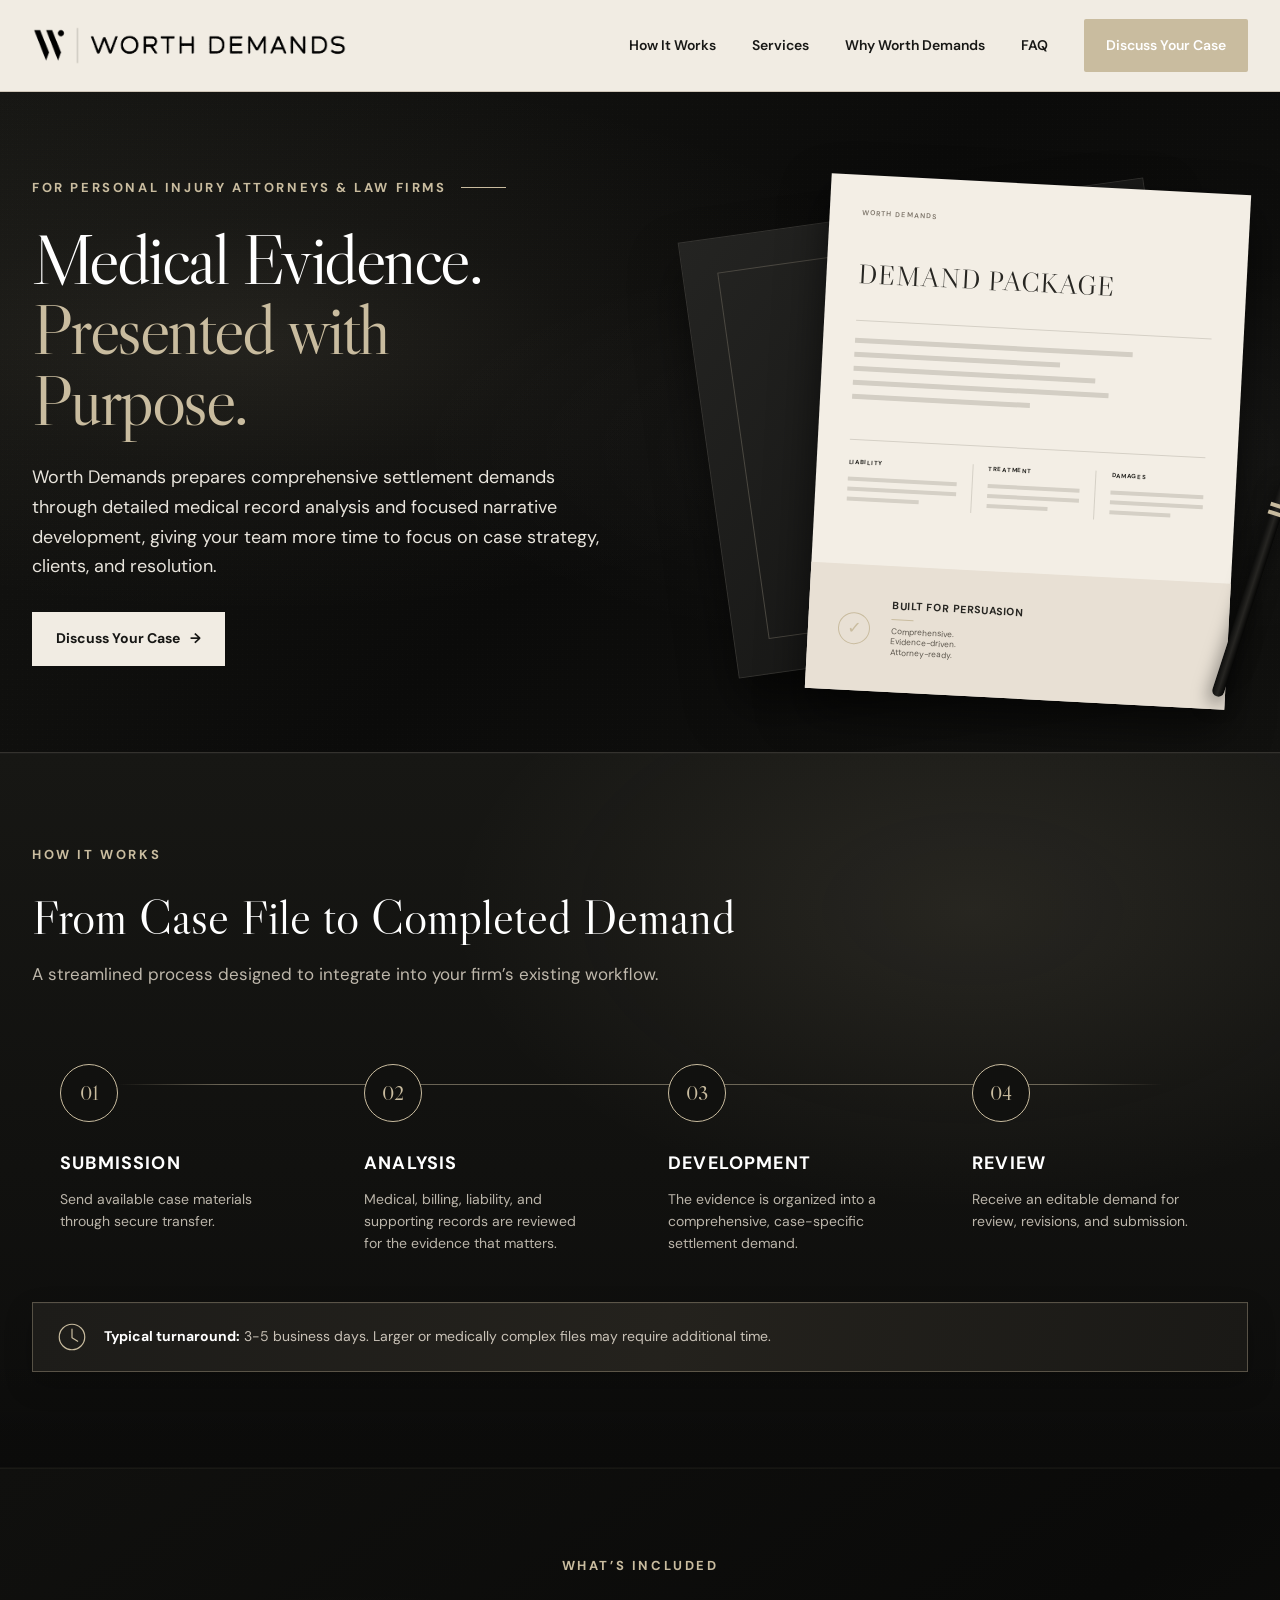
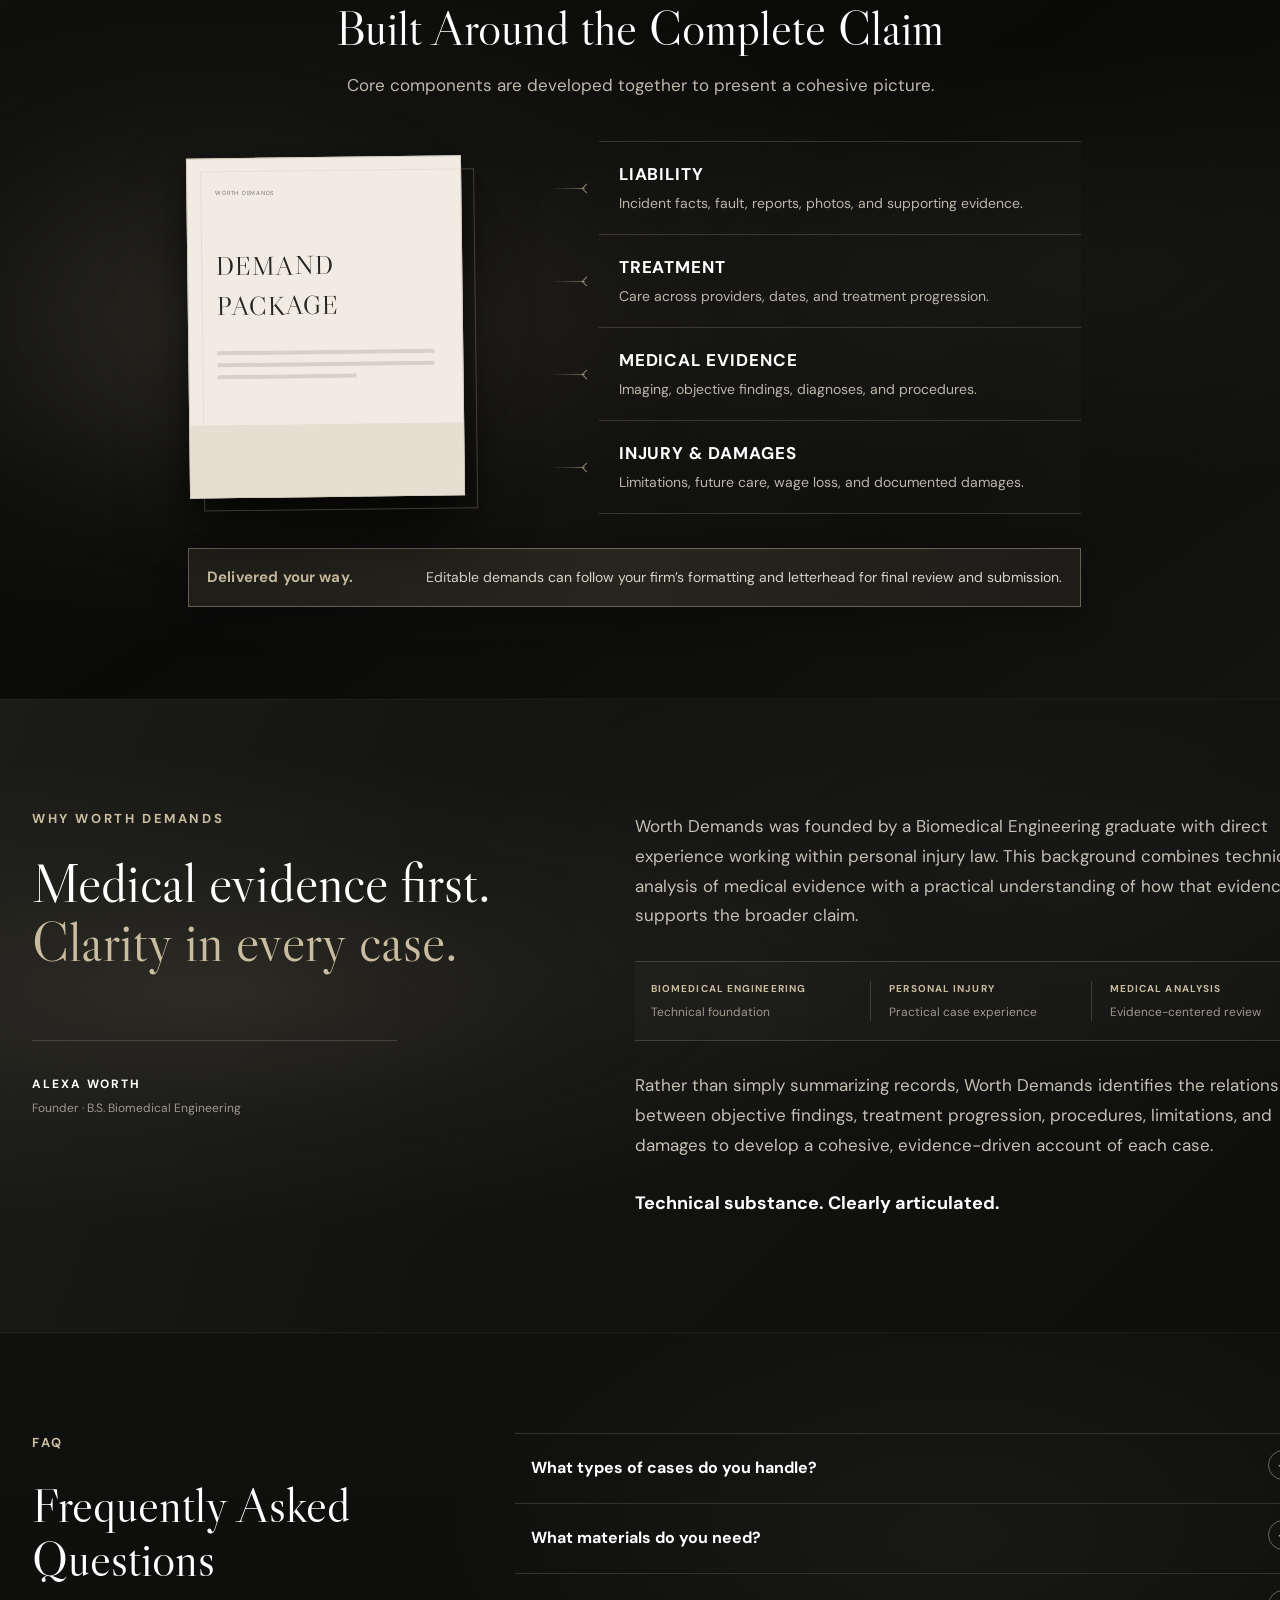
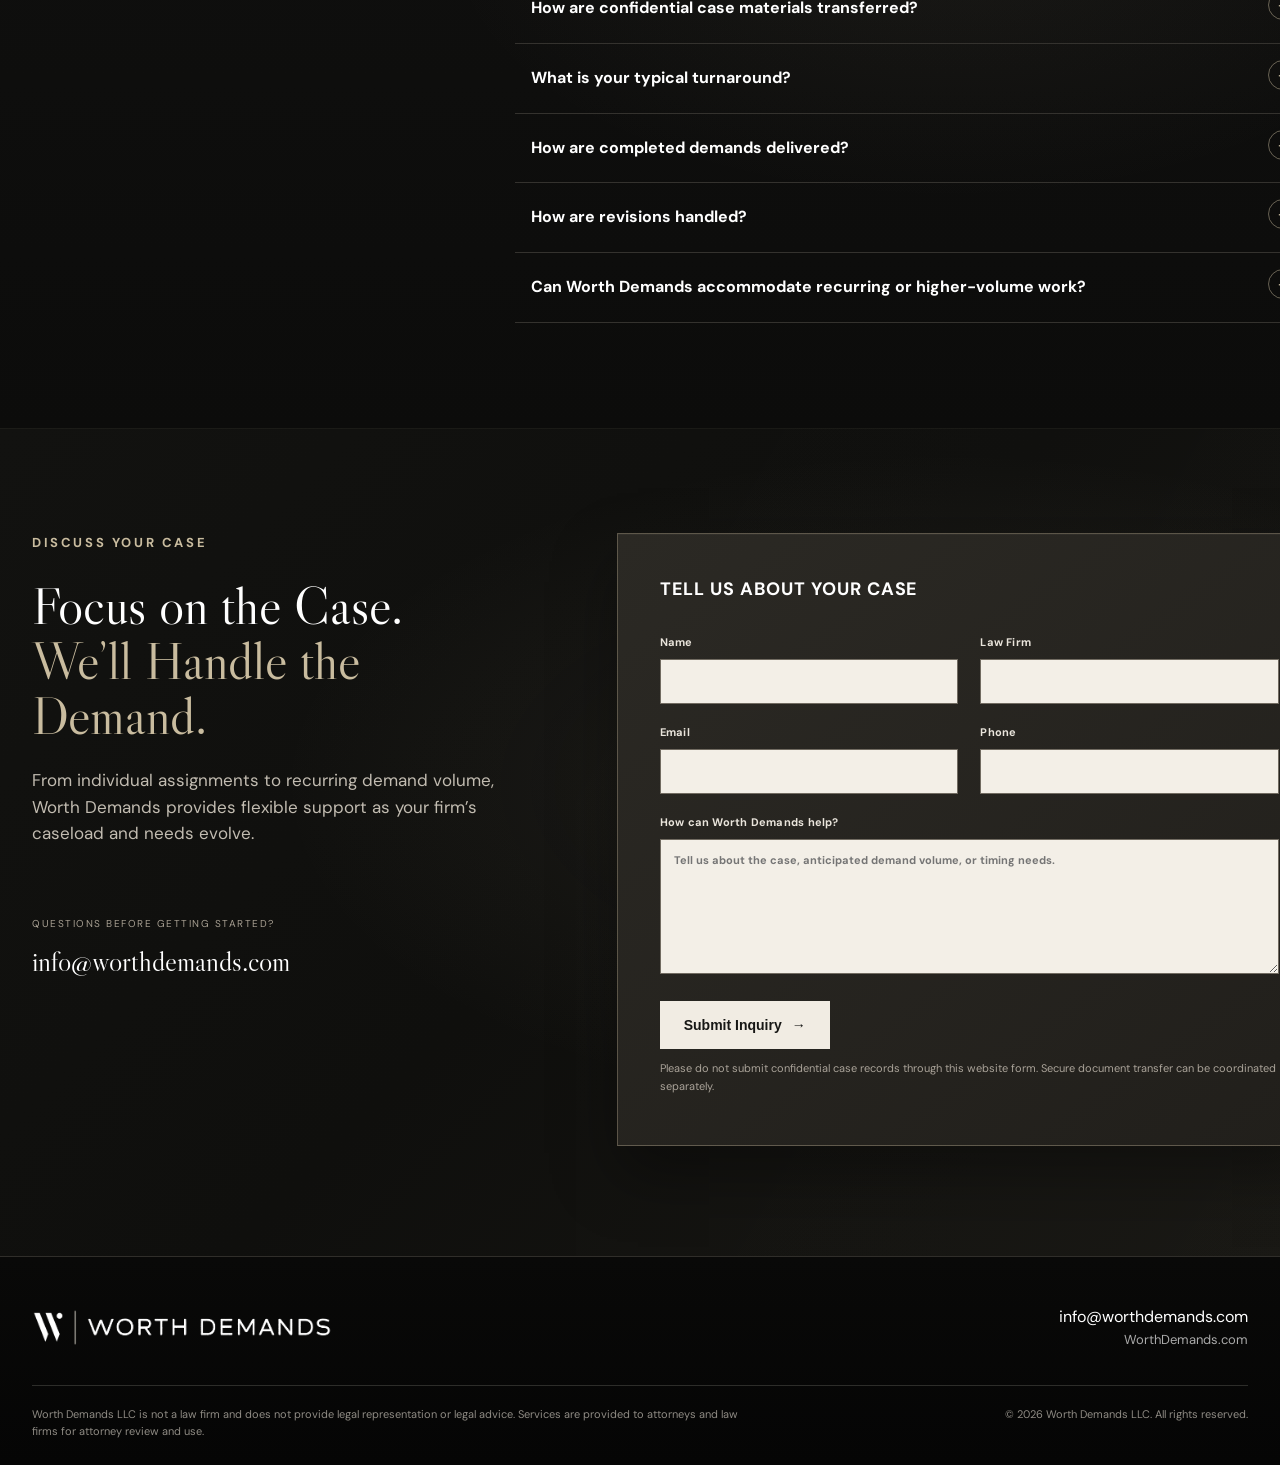
<file: index.html>
<!doctype html>
<html lang="en">
<head>
  <meta charset="utf-8" />
  <meta name="viewport" content="width=device-width,initial-scale=1" />
  <meta name="description" content="Worth Demands provides outsourced personal injury settlement demand preparation built on detailed medical record analysis and case-specific narrative development." />
  <title>Worth Demands | Personal Injury Demand Preparation</title>
  <link rel="preconnect" href="https://fonts.googleapis.com">
  <link rel="preconnect" href="https://fonts.gstatic.com" crossorigin>
  <link href="https://fonts.googleapis.com/css2?family=DM+Sans:wght@400;500;600;700&family=Libre+Caslon+Display&display=swap" rel="stylesheet">
  <link rel="icon" type="image/png" sizes="32x32" href="favicon-32.png" />
  <link rel="icon" type="image/png" sizes="48x48" href="favicon-48.png" />
  <link rel="apple-touch-icon" sizes="180x180" href="apple-touch-icon.png" />
  <link rel="stylesheet" href="styles.css" />
</head>
<body>
<header class="site-header">
  <div class="shell nav-row">
    <a class="brand" href="#top" aria-label="Worth Demands home"><img src="worth-demands-logo-new.png" alt="Worth Demands"></a>
    <button class="nav-toggle" aria-label="Open navigation" aria-expanded="false">☰</button>
    <nav class="nav" aria-label="Primary navigation">
      <a href="#process">How It Works</a>
      <a href="#services">Services</a>
      <a href="#why">Why Worth Demands</a>
      <a href="#faq">FAQ</a>
      <a class="nav-cta" href="#contact">Discuss Your Case</a>
    </nav>
  </div>
</header>
<main id="top">
<section class="hero">
  <div class="grain"></div>
  <div class="shell hero-grid">
    <div class="hero-copy">
      <p class="eyebrow hero-eyebrow">FOR PERSONAL INJURY ATTORNEYS &amp; LAW FIRMS</p>
      <h1>Medical Evidence.<br><span>Presented with<br>Purpose.</span></h1>
      <p class="hero-lead">Worth Demands prepares comprehensive settlement demands through detailed medical record analysis and focused narrative development, giving your team more time to focus on case strategy, clients, and resolution.</p>
      <div class="hero-actions">
        <a class="button button-light hero-cta" href="#contact">Discuss Your Case <span aria-hidden="true">→</span></a>
      </div>
    </div>
    <div class="hero-art" aria-hidden="true">
      <div class="folder"></div>
      <div class="paper paper-final">
        <div class="paper-brand">WORTH DEMANDS</div>
        <h4>DEMAND PACKAGE</h4>
        <div class="paper-body-lines" aria-hidden="true">
          <i class="line l1"></i><i class="line l2"></i><i class="line l3"></i><i class="line l4"></i><i class="line l5"></i>
        </div>
        <div class="paper-cols paper-cols-final">
          <div><em>LIABILITY</em><i></i><i></i><i class="short"></i></div>
          <div><em>TREATMENT</em><i></i><i></i><i class="short"></i></div>
          <div><em>DAMAGES</em><i></i><i></i><i class="short"></i></div>
        </div>
        <div class="highlight highlight-final">
          <div class="persuasion-check" aria-hidden="true">✓</div>
          <div><strong>BUILT FOR PERSUASION</strong><span>Comprehensive.<br>Evidence-driven.<br>Attorney-ready.</span></div>
        </div>
      </div>
      <div class="pen"></div>
    </div>
  </div>
</section>

<section class="process section-dark" id="process">
  <div class="shell">
    <div class="section-heading light-heading">
      <p class="eyebrow">HOW IT WORKS</p>
      <h2>From Case File to Completed Demand</h2>
      <p>A streamlined process designed to integrate into your firm’s existing workflow.</p>
    </div>
    <div class="process-grid" aria-label="Four-step demand preparation process">
      <article>
        <div class="num">01</div>
        <h3>SUBMISSION</h3>
        <p>Send available case materials through secure transfer.</p>
      </article>
      <article>
        <div class="num">02</div>
        <h3>ANALYSIS</h3>
        <p>Medical, billing, liability, and supporting records are reviewed for the evidence that matters.</p>
      </article>
      <article>
        <div class="num">03</div>
        <h3>DEVELOPMENT</h3>
        <p>The evidence is organized into a comprehensive, case-specific settlement demand.</p>
      </article>
      <article>
        <div class="num">04</div>
        <h3>REVIEW</h3>
        <p>Receive an editable demand for review, revisions, and submission.</p>
      </article>
    </div>
    <div class="turnaround"><span class="turnaround-icon" aria-hidden="true"><svg viewBox="0 0 48 48"><circle cx="24" cy="24" r="18"/><path d="M24 13v12l8 5"/></svg></span><span><strong>Typical turnaround:</strong> 3-5 business days. Larger or medically complex files may require additional time.</span></div>
  </div>
</section>

<section class="services" id="services">
  <div class="shell">
    <div class="section-heading center">
      <p class="eyebrow">WHAT’S INCLUDED</p>
      <h2>Built Around the Complete Claim</h2>
      <p>Core components are developed together to present a cohesive picture.</p>
    </div>
    <div class="claim-flow" aria-label="Evidence components developed into a cohesive demand package">
      <div class="demand-core" aria-label="Demand package">
        <div class="core-top core-top-wordmark"><small>WORTH DEMANDS</small></div>
        <p>DEMAND PACKAGE</p>
        <i></i><i></i><i class="short"></i>
        <div class="core-detail" aria-hidden="true"></div>
      </div>
      <div class="claim-streams">
        <article class="claim-stream"><div><h3>LIABILITY</h3><p>Incident facts, fault, reports, photos, and supporting evidence.</p></div></article>
        <article class="claim-stream"><div><h3>TREATMENT</h3><p>Care across providers, dates, and treatment progression.</p></div></article>
        <article class="claim-stream"><div><h3>MEDICAL EVIDENCE</h3><p>Imaging, objective findings, diagnoses, and procedures.</p></div></article>
        <article class="claim-stream"><div><h3>INJURY &amp; DAMAGES</h3><p>Limitations, future care, wage loss, and documented damages.</p></div></article>
      </div>
    </div>
    <div class="delivery"><strong>Delivered your way.</strong><span>Editable demands can follow your firm’s formatting and letterhead for final review and submission.</span></div>
  </div>
</section>

<section class="why section-dark" id="why">
  <div class="shell why-grid">
    <div class="why-left">
      <p class="eyebrow">WHY WORTH DEMANDS</p>
      <h2>Medical evidence first.<br><span>Clarity in every case.</span></h2>
      <div class="founder-signature"><strong>ALEXA WORTH</strong><span>Founder · B.S. Biomedical Engineering</span></div>
    </div>
    <div class="why-right">
      <p>Worth Demands was founded by a Biomedical Engineering graduate with direct experience working within personal injury law. This background combines technical analysis of medical evidence with a practical understanding of how that evidence supports the broader claim.</p>
      <div class="credibility-markers" aria-label="Worth Demands areas of expertise">
        <div><strong>BIOMEDICAL ENGINEERING</strong><span>Technical foundation</span></div>
        <div><strong>PERSONAL INJURY</strong><span>Practical case experience</span></div>
        <div><strong>MEDICAL ANALYSIS</strong><span>Evidence-centered review</span></div>
      </div>
      <p>Rather than simply summarizing records, Worth Demands identifies the relationships between objective findings, treatment progression, procedures, limitations, and damages to develop a cohesive, evidence-driven account of each case.</p>
      <strong class="why-closing">Technical substance. Clearly articulated.</strong>
    </div>
  </div>
</section>

<section class="faq" id="faq">
  <div class="shell faq-grid">
    <div class="faq-title"><p class="eyebrow gold">FAQ</p><h2>Frequently Asked Questions</h2></div>
    <div class="faq-list">
      <details><summary>What types of cases do you handle?</summary><p>Worth Demands handles personal injury matters involving documented medical treatment, including motor vehicle collisions, premises liability, and other negligence claims. Medically complex and multi-provider files are especially well suited to the service.</p></details>
      <details><summary>What materials do you need?</summary><p>Medical records, billing documentation, and available incident or liability information. Police or incident reports, photographs, imaging reports, wage-loss documentation, future-care recommendations, and other supporting materials may also be incorporated when available.</p></details>
      <details><summary>How are confidential case materials transferred?</summary><p>Confidential case materials are exchanged separately through a secure document-transfer process rather than through the public website form.</p></details>
      <details><summary>What is your typical turnaround?</summary><p>Most demands are completed within <strong>3-5 business days</strong>, depending on file size and complexity. Larger or medically complex cases may require additional time.</p></details>
      <details><summary>How are completed demands delivered?</summary><p>Completed demands are delivered in editable format and can be prepared using your firm’s preferred formatting and letterhead for final attorney review and submission.</p></details>
      <details><summary>How are revisions handled?</summary><p>Requested factual corrections, additional records, and reasonable presentation changes are incorporated before finalization.</p></details>
      <details><summary>Can Worth Demands accommodate recurring or higher-volume work?</summary><p>Yes. Worth Demands works with both individual assignments and recurring demand volume. Workflow and turnaround expectations can be coordinated based on your firm’s needs.</p></details>
    </div>
  </div>
</section>

<section class="contact section-dark" id="contact">
  <div class="shell contact-grid">
    <div class="contact-copy">
      <p class="eyebrow">DISCUSS YOUR CASE</p>
      <h2>Focus on the Case.<br><span>We’ll Handle the Demand.</span></h2>
      <p>From individual assignments to recurring demand volume, Worth Demands provides flexible support as your firm’s caseload and needs evolve.</p>
      <div class="email-block"><small>Questions before getting started?</small><a href="mailto:info@worthdemands.com">info@worthdemands.com</a></div>
    </div>
    <div class="form-card">
      <h3>TELL US ABOUT YOUR CASE</h3>
      <form action="https://formspree.io/f/mbgrgova" method="POST" id="contactForm">
        <div class="form-row"><label>Name<input name="name" required></label><label>Law Firm<input name="firm" required></label></div>
        <div class="form-row"><label>Email<input type="email" name="email" required></label><label>Phone<input type="tel" name="phone"></label></div>
        <label>How can Worth Demands help?<textarea name="message" rows="6" required placeholder="Tell us about the case, anticipated demand volume, or timing needs."></textarea></label>
        <button class="button button-light submit-inquiry" type="submit">Submit Inquiry <span aria-hidden="true">→</span></button>
        <p class="form-note">Please do not submit confidential case records through this website form. Secure document transfer can be coordinated separately.</p>
        <p id="formStatus" role="status"></p>
      </form>
    </div>
  </div>
</section>
</main>
<footer class="footer">
  <div class="shell footer-top"><img src="worth-demands-logo-new-white.png" alt="Worth Demands"><div><a href="mailto:info@worthdemands.com">info@worthdemands.com</a><span>WorthDemands.com</span></div></div>
  <div class="shell footer-bottom"><p>Worth Demands LLC is not a law firm and does not provide legal representation or legal advice. Services are provided to attorneys and law firms for attorney review and use.</p><p>© <span id="year"></span> Worth Demands LLC. All rights reserved.</p></div>
</footer>
<script src="script.js"></script>
</body>
</html>
</file>
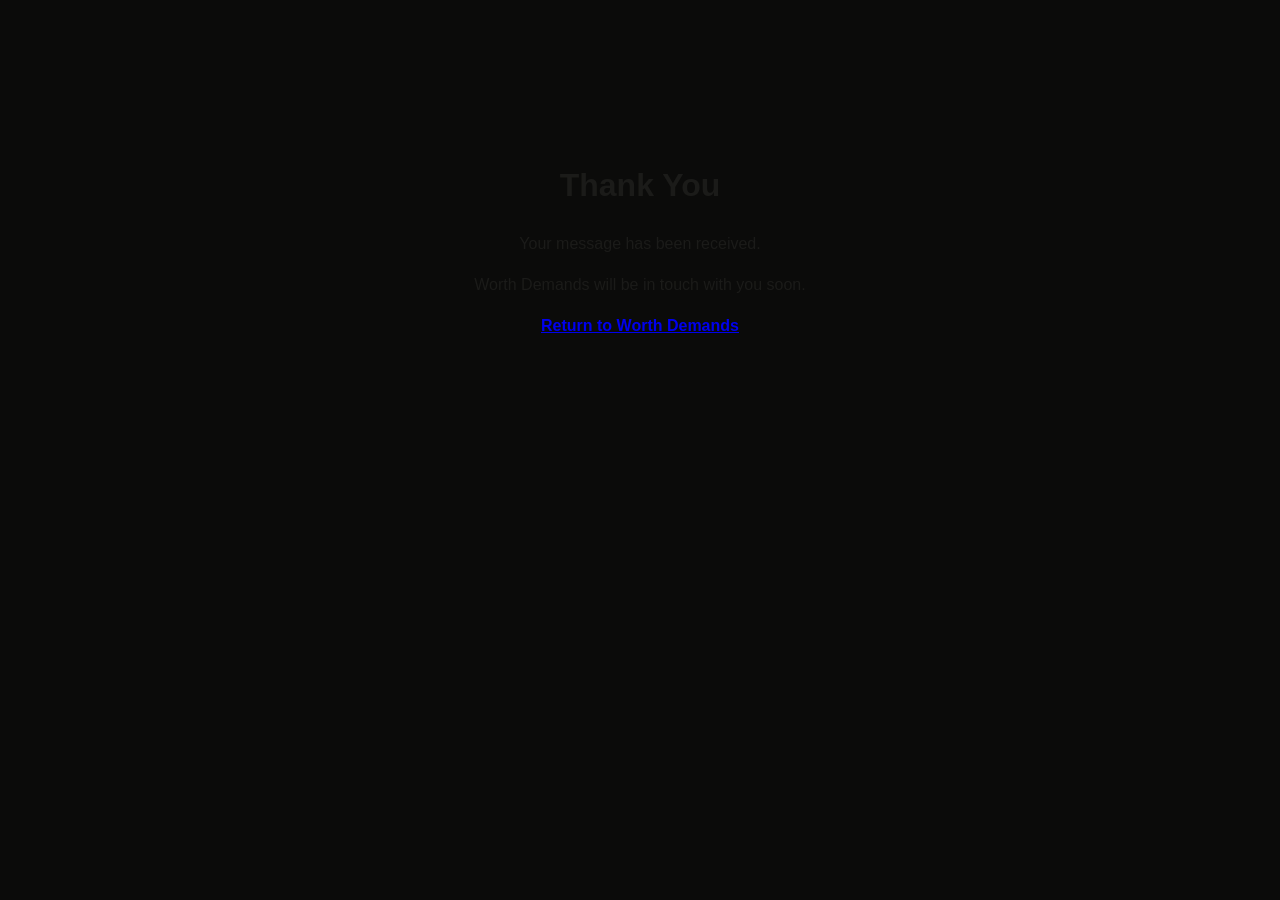
<file: thanks.html>
<!DOCTYPE html>
<html lang="en">
<head>
  <meta charset="UTF-8">
  <meta name="viewport" content="width=device-width, initial-scale=1.0">
  <title>Thank You | Worth Demands</title>
  <link rel="stylesheet" href="styles.css">
</head>
<body>
  <main style="max-width:700px; margin:100px auto; padding:40px; text-align:center;">
    <h1>Thank You</h1>
    <p>Your message has been received.</p>
    <p>Worth Demands will be in touch with you soon.</p>
    <p><strong><a href="index.html"><u>Return to Worth Demands</u></a></strong></p>
  </main>
</body>
</html>
</file>
<file: styles.css>
:root{
  --hero:#0b0b0a;--process:#11110f;--included:#0c0c0b;--why:#121210;--faq:#0d0d0c;--contact:#10100e;
  --char:#25241f;--cream:#f1ece3;--paper:#f7f4ee;--ink:#1b1b19;--muted:#beb7ab;--accent:#c9bc9f;
  --line:rgba(201,188,159,.22);--white-line:rgba(255,255,255,.12)
}
*{box-sizing:border-box}html{scroll-behavior:smooth}body{margin:0;font-family:'DM Sans',Arial,sans-serif;color:var(--ink);background:var(--hero);line-height:1.55}.shell{width:min(1220px,calc(100% - 64px));margin:auto}.site-header{height:92px;background:var(--cream);border-bottom:1px solid #cfc6b8;position:sticky;top:0;z-index:30}.nav-row{height:100%;display:flex;align-items:center;justify-content:space-between;gap:30px}.brand img{width:315px;height:auto;display:block}.nav{display:flex;align-items:center;gap:36px}.nav a{color:#181816;text-decoration:none;font-size:14px;font-weight:600}.nav-cta{background:var(--accent)!important;color:#fff!important;padding:16px 22px;border-radius:2px}.nav-toggle{display:none;border:0;background:none;font-size:25px}.eyebrow{margin:0 0 25px;text-transform:uppercase;letter-spacing:.2em;font-size:13px;font-weight:700;color:var(--accent)}.hero h1,.section-heading h2,.why h2,.faq h2,.contact h2{font-family:'Libre Caslon Display','Times New Roman',serif;font-weight:400}

/* HERO — intentionally mostly untouched */
.hero{position:relative;background:radial-gradient(circle at 18% 35%,#242422 0%,#161614 36%,var(--hero) 78%);color:#fff;overflow:hidden;border-bottom:1px solid #34322e}.grain{position:absolute;inset:0;opacity:.14;pointer-events:none;background-image:radial-gradient(rgba(255,255,255,.13) .55px,transparent .6px);background-size:5px 5px}.hero-grid{min-height:660px;display:grid;grid-template-columns:47% 53%;align-items:center;position:relative;z-index:1}.hero-copy{padding:72px 0}.hero-eyebrow:after{content:"";display:inline-block;width:45px;height:1px;background:var(--accent);margin:0 0 4px 14px}.hero h1{font-size:72px;line-height:.98;letter-spacing:-.035em;margin:0 0 28px}.hero h1 span{color:var(--accent)}.hero-lead{max-width:580px;color:#e8e4dc;font-size:18px;line-height:1.65;margin:0 0 30px}.hero-actions{display:flex;align-items:center;gap:28px}.button{display:inline-flex;align-items:center;justify-content:center;gap:10px;padding:16px 24px;text-decoration:none;border:0;font-weight:700;font-size:14px;cursor:pointer}.button-light{background:var(--cream);color:#171715}.hero-cta span,.submit-inquiry span{transition:transform .22s ease}.hero-cta:hover span,.submit-inquiry:hover span{transform:translateX(4px)}.hero-art{position:relative;height:560px}.folder{position:absolute;width:470px;height:440px;right:72px;top:66px;background:linear-gradient(135deg,#242422,#10100f);transform:rotate(-8deg);box-shadow:0 28px 50px #0008;border:1px solid #343330;transition:transform .55s ease}.folder:before{content:"";position:absolute;inset:34px;border:1px solid #4b4841}.paper{position:absolute;width:420px;height:515px;right:10px;top:42px;background:#f3eee5;color:#272622;box-shadow:0 20px 45px #0009;transform:rotate(3deg);padding:32px;transition:transform .55s ease}.hero-art:hover .folder{transform:rotate(-7.4deg) translateX(-3px)}.hero-art:hover .paper{transform:rotate(2.5deg) translateY(-3px)}.paper-head{display:grid;grid-template-columns:25px 1fr auto;align-items:center;gap:8px;font-size:7px;letter-spacing:.15em;color:#7d756a}.paper-head b{font-size:6px;color:var(--accent)}.mini-mark{font-family:serif;font-size:16px;font-weight:700}.paper h4{font-family:'Libre Caslon Display',serif;font-size:27px;font-weight:400;letter-spacing:.04em;margin:38px 0 28px}.paper>small{font-size:7px;letter-spacing:.2em;color:#8a8378}.paper .line{display:block;height:5px;background:#d3cec4;margin-top:9px}.paper .l1{width:76%}.paper .l2{width:68%}.paper .l3{width:52%}.paper-cols{display:grid;grid-template-columns:1fr 1fr;gap:28px;margin-top:48px;padding-top:22px;border-top:1px solid #d5d0c6}.paper-cols>div+div{border-left:1px solid #d5d0c6;padding-left:28px}.paper-cols em{display:block;font-style:normal;font-size:7px;font-weight:700;letter-spacing:.12em;margin-bottom:13px}.paper-cols i{display:block;height:4px;background:#d5d0c6;margin:7px 0}.paper-cols i.short{width:66%}.highlight{position:absolute;left:0;right:0;bottom:0;background:#e8e0d4;padding:22px 32px;display:grid;grid-template-columns:150px 1fr;gap:20px}.highlight small{display:block;font-size:7px;letter-spacing:.15em}.highlight strong{display:block;font-size:11px;margin-top:5px}.highlight span{font-family:serif;font-size:12px;color:#5c564d}.pen{position:absolute;width:12px;height:230px;background:linear-gradient(90deg,#0d0d0c,#262522,#050504);right:-10px;bottom:0;transform:rotate(18deg);border-radius:7px;box-shadow:0 8px 18px #0008}.pen:before,.pen:after{content:"";position:absolute;left:-2px;width:16px;height:4px;background:var(--accent)}.pen:before{top:28px}.pen:after{top:36px}

/* Shared headings */
.section-heading{max-width:800px;margin-bottom:55px}.section-heading.center{text-align:center;margin:0 auto 58px}.section-heading h2{font-size:49px;line-height:1.1;margin:0 0 14px;color:#fff}.section-heading>p:not(.eyebrow){font-size:17px;color:var(--muted)}

/* PROCESS — horizontal chronology */
.section-dark{color:#fff}.process{padding:92px 0 96px;background:radial-gradient(circle at 70% 30%,#151512 0%,var(--process) 58%,#0f0f0e 100%)}.process-grid{position:relative;display:grid;grid-template-columns:repeat(4,1fr);margin-top:18px;padding-top:4px}.process-grid:before{content:"";position:absolute;top:42px;left:7%;right:7%;height:1px;background:linear-gradient(90deg,transparent,var(--accent) 10%,var(--accent) 90%,transparent);opacity:.48}.process-grid article{position:relative;padding:18px 28px 10px;min-height:205px}.num{position:relative;z-index:2;width:58px;height:58px;border:1px solid var(--accent);border-radius:50%;display:grid;place-items:center;color:var(--accent);background:var(--process);font-family:'Libre Caslon Display',serif;font-size:20px;margin-bottom:28px}.process-grid h3{font-size:18px;letter-spacing:.065em;margin:0 0 11px;color:#fff}.process-grid p{color:#bbb5aa;margin:0;font-size:14px;max-width:230px}.turnaround{margin-top:38px;border:1px solid #49463f;background:#1c1c19;padding:17px 22px;color:#c9c2b7;font-size:14px;display:flex;align-items:center;gap:15px}.turnaround strong{color:#fff}.turnaround-icon{width:34px;height:34px;flex:0 0 34px;color:var(--accent)}.turnaround-icon svg{width:100%;height:100%;fill:none;stroke:currentColor;stroke-width:1.7;stroke-linecap:round;stroke-linejoin:round}

/* WHAT'S INCLUDED — evidence streams beside one document */
.services{padding:88px 0 92px;background:radial-gradient(circle at 36% 50%,#151512 0%,var(--included) 52%,#0a0a09 100%);color:#fff;overflow:hidden}.services .section-heading.center{margin-bottom:42px}.claim-flow{display:grid;grid-template-columns:39% 61%;align-items:center;gap:72px;max-width:1030px;margin:0 auto 34px}.demand-core{position:relative;z-index:3;width:275px;height:340px;margin:auto;background:#f1ece3;color:#25231f;border:1px solid #d3cabd;box-shadow:0 22px 45px rgba(0,0,0,.38);padding:30px 28px;transform:rotate(-.7deg)}.demand-core:after{content:"";position:absolute;inset:12px -14px -14px 13px;border:1px solid rgba(201,188,159,.28);z-index:-1}.core-top{display:flex;align-items:center;gap:8px;color:#776f63;font-size:7px;letter-spacing:.12em}.core-mark{font-family:serif;font-size:18px;color:#302d29}.demand-core>p{font-family:'Libre Caslon Display',serif;font-size:26px;letter-spacing:.04em;margin:48px 0 24px}.demand-core>i{display:block;height:4px;background:#d7d0c5;margin:8px 0}.demand-core>i.short{width:64%}.core-detail{position:absolute;left:0;right:0;bottom:0;background:#e6ded1;padding:20px 28px}.core-detail small{display:block;font-size:7px;letter-spacing:.16em;color:#7d7569;margin-bottom:5px}.core-detail b{display:block;font-size:11px;line-height:1.45}.claim-streams{border-top:1px solid var(--line);border-bottom:1px solid var(--line)}.claim-stream{position:relative;display:grid;grid-template-columns:54px 1fr;gap:18px;padding:18px 8px;border-bottom:1px solid var(--line);align-items:start}.claim-stream:last-child{border-bottom:0}.claim-stream:before{content:"";position:absolute;left:-48px;top:50%;width:34px;height:1px;background:linear-gradient(90deg,transparent,var(--accent));opacity:.48}.claim-stream:after{content:"";position:absolute;left:-16px;top:calc(50% - 3px);width:6px;height:6px;border-top:1px solid var(--accent);border-right:1px solid var(--accent);transform:rotate(-135deg);opacity:.65}.claim-stream>span{color:var(--accent);font-family:'Libre Caslon Display',serif;font-size:19px;line-height:1.2;padding-top:2px}.claim-stream h3{font-size:16px;letter-spacing:.055em;margin:0 0 6px;color:#fff}.claim-stream p{margin:0;color:#bbb5aa;font-size:14px;max-width:470px}.delivery{max-width:1030px;margin:0 auto;background:#171714;border:1px solid #37342f;padding:17px 24px;display:flex;gap:40px;font-size:14px;color:#d9d3c8}.delivery strong{color:var(--accent);white-space:nowrap}

/* WHY — editorial credibility */
.why{padding:110px 0 115px;background:radial-gradient(circle at 15% 48%,#181815 0%,var(--why) 54%,#10100e 100%)}.why-grid{display:grid;grid-template-columns:43% 57%;gap:80px}.why h2{font-size:55px;line-height:1.06;margin:0}.why h2 span{color:var(--accent)}.why-left{display:flex;flex-direction:column}.founder-signature{margin-top:auto;padding-top:95px;border-top:1px solid rgba(201,188,159,.22);max-width:365px}.founder-signature strong{display:block;font-size:12px;letter-spacing:.16em;color:#fff}.founder-signature span{display:block;color:#9f988c;font-size:12px;margin-top:6px}.why-right{padding-top:3px}.why-right>p{color:#c6c0b5;font-size:17px;line-height:1.75;margin:0 0 26px}.credibility-markers{display:grid;grid-template-columns:repeat(3,1fr);border-top:1px solid var(--line);border-bottom:1px solid var(--line);margin:30px 0;padding:19px 0}.credibility-markers>div{padding:0 18px;border-right:1px solid var(--line)}.credibility-markers>div:first-child{padding-left:0}.credibility-markers>div:last-child{border-right:0;padding-right:0}.credibility-markers strong{display:block;font-size:10px;letter-spacing:.11em;color:var(--accent)}.credibility-markers span{display:block;font-size:12px;color:#9f988c;margin-top:6px}.why-closing{display:block;color:#fff;font-size:18px;margin-top:30px}

/* FAQ — quiet with subtle feedback */
.faq{padding:100px 0 105px;background:var(--faq);color:#fff}.faq-grid{display:grid;grid-template-columns:34% 66%;gap:70px}.faq h2{font-size:49px;line-height:1.1;margin:0}.faq-list{border-top:1px solid #34322e}.faq details{border-bottom:1px solid #34322e;padding:0 16px;transition:background .2s ease}.faq details[open]{background:rgba(201,188,159,.035)}.faq summary{list-style:none;cursor:pointer;font-weight:700;padding:22px 54px 22px 0;position:relative}.faq summary::-webkit-details-marker{display:none}.faq summary:after{content:"+";position:absolute;right:4px;top:16px;width:28px;height:28px;border:1px solid rgba(201,188,159,.48);border-radius:50%;display:grid;place-items:center;color:var(--accent);font-size:18px;font-weight:400;line-height:1}.faq details[open] summary:after{content:"–"}.faq details p{margin:0 0 25px;color:#bfb9ae;max-width:760px}

/* CONTACT — focused finish */
.contact{padding:105px 0 110px;background:radial-gradient(circle at 72% 42%,#191816 0%,var(--contact) 55%,#0d0d0c 100%);color:#fff}.contact-grid{display:grid;grid-template-columns:42% 58%;gap:74px;align-items:start}.contact h2{font-size:53px;line-height:1.04;margin:0 0 24px}.contact h2 span{color:var(--accent)}.contact-copy>p:not(.eyebrow){color:#c2bcb1;max-width:480px;font-size:17px}.email-block{margin-top:70px}.email-block small{display:block;text-transform:uppercase;letter-spacing:.15em;color:#a79f92;font-size:10px;margin-bottom:8px}.email-block a{color:#fff;font-family:'Libre Caslon Display',serif;font-size:28px;text-decoration:none}.form-card{background:#24231f;border:1px solid #48443c;padding:42px 42px 38px}.form-card h3{margin:0 0 30px;letter-spacing:.055em;font-size:18px}.form-row{display:grid;grid-template-columns:1fr 1fr;gap:22px}.form-card label{display:block;font-size:11px;font-weight:700;color:#eae5dc;margin-bottom:20px;letter-spacing:.02em}.form-card input,.form-card textarea{width:100%;margin-top:8px;border:1px solid #716b61;background:#f3efe7;padding:12px 13px;font:inherit;color:#222;outline:none;transition:border-color .2s ease,box-shadow .2s ease}.form-card input{height:45px}.form-card input:focus,.form-card textarea:focus{border-color:var(--accent);box-shadow:0 0 0 2px rgba(201,188,159,.14)}.form-card textarea{resize:vertical;min-height:135px}.submit-inquiry{margin-top:2px}.form-note{font-size:11px!important;color:#aaa399!important;line-height:1.6}.form-card #formStatus{font-size:12px;color:var(--accent)}

.footer{background:#080808;color:#fff;border-top:1px solid #302e2a;padding:48px 0 25px}.footer-top{display:flex;justify-content:space-between;align-items:center}.footer-top img{width:300px}.footer-top div{display:flex;flex-direction:column;align-items:flex-end}.footer-top a{color:#fff;text-decoration:none}.footer-top span{color:#aaa;font-size:13px}.footer-bottom{border-top:1px solid #2d2d2a;margin-top:35px;padding-top:20px;display:flex;justify-content:space-between;gap:40px;color:#8f8b84;font-size:11px}.footer-bottom p:first-child{max-width:720px}.footer-bottom p{margin:0}

@media(max-width:950px){
  .shell{width:min(100% - 38px,760px)}.site-header{height:76px}.brand img{width:240px}.nav-toggle{display:block}.nav{display:none;position:absolute;top:76px;left:0;right:0;background:var(--cream);padding:20px 24px;flex-direction:column;align-items:stretch;border-top:1px solid #ddd}.nav.open{display:flex}.nav a{padding:8px}.hero-grid{grid-template-columns:1fr;min-height:auto}.hero-copy{padding:70px 0 15px}.hero h1{font-size:58px}.hero-art{height:520px;max-width:650px;width:100%;margin:auto}.process-grid{grid-template-columns:1fr 1fr;row-gap:18px}.process-grid:before{display:none}.process-grid article{border-top:1px solid var(--white-line);padding-top:24px}.claim-flow{grid-template-columns:42% 58%;gap:44px}.demand-core{width:235px;height:295px}.claim-stream:before{left:-34px;width:24px}.why-grid,.faq-grid,.contact-grid{grid-template-columns:1fr;gap:46px}.founder-signature{padding-top:40px;margin-top:45px}.credibility-markers{max-width:700px}.faq-title{max-width:500px}.contact-grid{gap:54px}.delivery{align-items:flex-start}.footer-top,.footer-bottom{flex-direction:column;align-items:flex-start}.footer-top div{align-items:flex-start}
}
@media(max-width:700px){
  .shell{width:calc(100% - 30px)}.hero h1{font-size:45px}.hero-lead{font-size:16px}.hero-actions{flex-direction:column;align-items:flex-start}.hero-art{height:410px}.folder{width:310px;height:300px;right:45px;top:55px}.paper{width:290px;height:355px;right:0;top:28px;padding:22px}.paper h4{font-size:19px;margin:22px 0 15px}.paper-cols{margin-top:25px;gap:16px}.highlight{padding:14px 20px;grid-template-columns:100px 1fr}.pen{height:170px;right:0}.process{padding:72px 0}.section-heading h2,.faq h2{font-size:38px}.process-grid{grid-template-columns:1fr;gap:0}.process-grid article{display:grid;grid-template-columns:64px 1fr;column-gap:18px;min-height:auto;padding:22px 0;border-top:1px solid var(--white-line)}.process-grid article .num{grid-row:1 / span 2;margin:0;width:52px;height:52px}.process-grid h3{align-self:end;margin-bottom:5px}.process-grid p{max-width:none}.turnaround{align-items:flex-start}.services{padding:72px 0}.claim-flow{grid-template-columns:1fr;gap:38px;max-width:520px}.demand-core{width:250px;height:305px}.claim-stream:before,.claim-stream:after{display:none}.claim-stream{grid-template-columns:48px 1fr;padding:17px 0}.delivery{flex-direction:column;gap:7px}.why{padding:78px 0}.why h2{font-size:43px}.credibility-markers{grid-template-columns:1fr;margin:24px 0;padding:0;border-bottom:0}.credibility-markers>div{padding:14px 0;border-right:0;border-bottom:1px solid var(--line)}.form-row{grid-template-columns:1fr}.form-card{padding:30px 22px}.contact h2{font-size:42px}.footer-top img{width:240px}.email-block a{font-size:23px}
}
@media(prefers-reduced-motion:reduce){*{scroll-behavior:auto!important}.hero-art .folder,.hero-art .paper,.hero-cta span,.submit-inquiry span{transition:none!important}}


/* v3 refinements — What's Included */
.core-detail{min-height:72px;padding:0;background:#e6ded1}
.claim-stream{grid-template-columns:1fr;gap:0;padding:19px 20px;transition:transform .22s ease,background-color .22s ease,border-color .22s ease}
.claim-stream:hover{transform:translateX(-6px);background:rgba(201,188,159,.055)}
.claim-stream h3{font-size:17px;transition:color .22s ease,letter-spacing .22s ease}
.claim-stream:hover h3{color:var(--accent);letter-spacing:.07em}
.claim-stream p{transition:color .22s ease}.claim-stream:hover p{color:#d4cec3}
.delivery{justify-content:center;align-items:center;gap:34px;text-align:center;padding:19px 30px;background:#1b1a17;border-color:rgba(201,188,159,.34);box-shadow:inset 0 1px 0 rgba(201,188,159,.04)}
.delivery strong{font-size:15px;letter-spacing:.01em}.delivery span{max-width:690px}
@media(max-width:700px){.claim-stream{padding:18px 14px}.claim-stream:hover{transform:none}.delivery{align-items:center;text-align:center;gap:8px;padding:18px 20px}}
@media(prefers-reduced-motion:reduce){.claim-stream,.claim-stream h3,.claim-stream p{transition:none!important}.claim-stream:hover{transform:none!important}}

/* v4 alignment refinements */
@media (min-width: 901px){
  /* Align the right edge of the included-item rules with the delivery callout below. */
  .claim-flow{max-width:1030px;grid-template-columns:39% 1fr;gap:72px}
  .claim-streams{margin-right:74px}

  /* Balance the founder signature against the credibility-marker divider and body copy. */
  .founder-signature{margin-top:69px;padding-top:34px;max-width:365px}
}

/* V7 DIMENSION PASS — visible but restrained */
:root{
  --taupe-glow: rgba(201,188,159,.12);
  --taupe-glow-strong: rgba(201,188,159,.16);
}

/* Give every major dark section its own tonal identity. */
.hero{
  background:
    radial-gradient(ellipse at 20% 38%, rgba(201,188,159,.10) 0%, rgba(201,188,159,.035) 22%, transparent 47%),
    radial-gradient(ellipse at 78% 54%, rgba(255,255,255,.045) 0%, transparent 42%),
    linear-gradient(135deg,#171714 0%,#0b0b0a 52%,#11110f 100%);
}

.process{
  position:relative;
  background:
    radial-gradient(ellipse at 76% 22%, rgba(201,188,159,.10) 0%, transparent 38%),
    linear-gradient(180deg,#171714 0%,#11110f 58%,#0d0d0c 100%);
  box-shadow: inset 0 1px 0 rgba(255,255,255,.025), inset 0 -1px 0 rgba(201,188,159,.06);
}
.process:after{
  content:"";position:absolute;inset:auto 0 0 0;height:120px;pointer-events:none;
  background:linear-gradient(to bottom,transparent,rgba(0,0,0,.20));
}
.process .shell{position:relative;z-index:1}
.turnaround{
  background:linear-gradient(100deg,#1d1c19 0%,#24221d 52%,#1a1916 100%);
  border-color:rgba(201,188,159,.34);
  box-shadow:0 12px 28px rgba(0,0,0,.22), inset 0 1px 0 rgba(255,255,255,.025);
}

.services{
  position:relative;
  background:
    radial-gradient(ellipse at 28% 55%, rgba(201,188,159,.13) 0%, rgba(201,188,159,.04) 28%, transparent 52%),
    radial-gradient(ellipse at 82% 48%, rgba(255,255,255,.035) 0%, transparent 38%),
    linear-gradient(145deg,#10100e 0%,#0a0a09 52%,#131310 100%);
  box-shadow: inset 0 1px 0 rgba(201,188,159,.055), inset 0 -1px 0 rgba(255,255,255,.02);
}
.services:before{
  content:"";position:absolute;left:-10%;top:24%;width:52%;height:60%;pointer-events:none;filter:blur(42px);
  background:radial-gradient(ellipse,rgba(201,188,159,.08),transparent 66%);
}
.services .shell{position:relative;z-index:1}
.demand-core{
  box-shadow:0 34px 65px rgba(0,0,0,.58),0 8px 20px rgba(0,0,0,.36),0 0 0 1px rgba(255,255,255,.02);
}
.claim-stream{
  background:linear-gradient(90deg,rgba(255,255,255,0),rgba(255,255,255,.012));
}
.claim-stream:hover{
  background:linear-gradient(90deg,rgba(201,188,159,.08),rgba(201,188,159,.025));
}
.delivery{
  background:linear-gradient(100deg,#211f1a 0%,#28251f 50%,#1d1c18 100%);
  border-color:rgba(201,188,159,.42);
  box-shadow:0 14px 32px rgba(0,0,0,.24), inset 0 1px 0 rgba(255,255,255,.025);
}

.why{
  position:relative;
  background:
    radial-gradient(ellipse at 17% 46%, rgba(201,188,159,.12) 0%, rgba(201,188,159,.045) 24%, transparent 49%),
    radial-gradient(ellipse at 83% 30%, rgba(255,255,255,.028) 0%, transparent 42%),
    linear-gradient(135deg,#171714 0%,#121210 54%,#0e0e0d 100%);
  box-shadow: inset 0 1px 0 rgba(255,255,255,.02), inset 0 -1px 0 rgba(201,188,159,.05);
}
.why:before{
  content:"";position:absolute;left:0;top:0;width:46%;height:100%;pointer-events:none;
  background:linear-gradient(90deg,rgba(201,188,159,.025),transparent 75%);
}
.why .shell{position:relative;z-index:1}
.credibility-markers{
  background:linear-gradient(90deg,rgba(255,255,255,.018),rgba(201,188,159,.025),rgba(255,255,255,.01));
  padding-left:16px;padding-right:16px;
}

.faq{
  background:
    radial-gradient(ellipse at 74% 30%, rgba(201,188,159,.055) 0%, transparent 38%),
    linear-gradient(180deg,#10100f 0%,#0c0c0b 100%);
  box-shadow: inset 0 1px 0 rgba(255,255,255,.018);
}
.faq details{
  transition:background .22s ease,border-color .22s ease;
}
.faq details:hover{
  background:rgba(201,188,159,.035);
}
.faq details[open]{
  background:linear-gradient(90deg,rgba(201,188,159,.075),rgba(201,188,159,.025));
  border-bottom-color:rgba(201,188,159,.28);
}

.contact{
  position:relative;
  background:
    radial-gradient(ellipse at 74% 43%, rgba(201,188,159,.12) 0%, rgba(201,188,159,.035) 30%, transparent 50%),
    linear-gradient(135deg,#121210 0%,#0f0f0d 50%,#171612 100%);
  box-shadow: inset 0 1px 0 rgba(201,188,159,.055);
}
.contact:before{
  content:"";position:absolute;right:0;top:0;width:55%;height:100%;pointer-events:none;
  background:linear-gradient(120deg,transparent,rgba(255,255,255,.012));
}
.contact .shell{position:relative;z-index:1}
.form-card{
  background:linear-gradient(145deg,#2b2924 0%,#211f1b 100%);
  border-color:rgba(201,188,159,.34);
  box-shadow:0 28px 60px rgba(0,0,0,.34),inset 0 1px 0 rgba(255,255,255,.03);
}

.footer{
  background:linear-gradient(180deg,#090908,#050505);
}

/* Slightly stronger section transitions without visible stripes. */
.process,.services,.why,.faq,.contact{background-attachment:scroll}

@media(max-width:700px){
  .hero,.process,.services,.why,.faq,.contact{background-position:center;background-size:cover}
  .credibility-markers{padding-left:0;padding-right:0;background:none}
}

/* V8 micro-interactions + alignment refinements */
@media (min-width: 951px){
  /* Match the delivery bar precisely to the visible content span above:
     left edge = demand document; right edge = included-item divider lines. */
  .delivery{
    width:893px;
    max-width:none;
    margin-left:calc((100% - 1030px)/2 + 63px);
    margin-right:0;
    padding:17px 18px;
    justify-content:space-between;
    gap:42px;
    text-align:left;
  }
  .delivery strong{margin:0;flex:0 0 auto}
  .delivery span{margin-left:auto;max-width:none;text-align:right;white-space:nowrap}
}

/* More noticeable but still restrained CTA feedback. */
.nav-cta,.button-light{
  transition:transform .24s ease,box-shadow .24s ease,background-color .24s ease,color .24s ease,border-color .24s ease;
}
.nav-cta:hover{
  transform:translateY(-2px);
  background:#d4c8ac!important;
  box-shadow:0 10px 24px rgba(0,0,0,.18),0 0 0 1px rgba(255,255,255,.10) inset;
}
.button-light:hover{
  transform:translateY(-2px);
  background:#e6dfd2;
  box-shadow:0 12px 28px rgba(0,0,0,.24),0 0 0 1px rgba(201,188,159,.34) inset;
}
.hero-cta:hover span,.submit-inquiry:hover span{transform:translateX(7px)}

/* Give the chronological process a subtle sense of motion on interaction. */
.process-grid article{
  transition:transform .24s ease,background-color .24s ease,border-color .24s ease;
  border-radius:2px;
}
.process-grid article .num{
  transition:transform .24s ease,background-color .24s ease,color .24s ease,box-shadow .24s ease,border-color .24s ease;
}
.process-grid article h3{
  transition:color .24s ease,letter-spacing .24s ease;
}
.process-grid article p{
  transition:color .24s ease;
}
.process-grid article:hover{
  transform:translateY(-4px);
  background:linear-gradient(180deg,rgba(201,188,159,.055),rgba(201,188,159,.012));
}
.process-grid article:hover .num{
  transform:scale(1.07);
  background:var(--accent);
  color:#171715;
  border-color:var(--accent);
  box-shadow:0 8px 22px rgba(0,0,0,.22);
}
.process-grid article:hover h3{
  color:var(--accent);
  letter-spacing:.085em;
}
.process-grid article:hover p{color:#d3ccc0}

@media(max-width:950px){
  .delivery{width:auto;max-width:1030px;margin-left:auto;margin-right:auto}
}
@media(max-width:700px){
  .delivery span{white-space:normal;text-align:center}
  .process-grid article:hover{transform:none}
}
@media(prefers-reduced-motion:reduce){
  .nav-cta,.button-light,.process-grid article,.process-grid article .num,.process-grid article h3,.process-grid article p{transition:none!important}
  .nav-cta:hover,.button-light:hover,.process-grid article:hover,.process-grid article:hover .num{transform:none!important}
}

/* V9 mobile polish — layout-safe final pass */
@media(max-width:950px){
  .site-header{position:sticky;top:0}
  .nav-row{position:relative}
  .nav{box-shadow:0 18px 32px rgba(0,0,0,.12)}
  .nav-cta{text-align:center}
  .section-heading{margin-bottom:42px}
  .section-heading.center{margin-bottom:42px}
  .hero-copy{padding-top:58px}
  .hero-art{margin-top:4px}
  .claim-flow{max-width:680px;margin-inline:auto}
  .why-grid{gap:36px}
  .why-left{min-width:0}
  .why-right{min-width:0}
  .founder-signature{max-width:none}
  .contact-grid{gap:44px}
}

@media(max-width:700px){
  body{overflow-x:hidden}
  .site-header{height:72px}
  .nav-row{height:72px}
  .brand img{width:min(215px,70vw)}
  .nav-toggle{font-size:23px;padding:8px;margin-right:-6px}
  .nav{top:72px;padding:16px 18px 20px;gap:4px}
  .nav a{padding:10px 8px}
  .nav-cta{margin-top:4px;padding:13px 18px!important}

  .hero-copy{padding:48px 0 8px}
  .hero-eyebrow{font-size:11px;line-height:1.5;margin-bottom:20px;letter-spacing:.16em}
  .hero-eyebrow:after{display:none}
  .hero h1{font-size:clamp(40px,12vw,50px);line-height:1.01;letter-spacing:-.03em;margin-bottom:22px}
  .hero-lead{font-size:15.5px;line-height:1.62;margin-bottom:24px}
  .hero-actions{width:100%}
  .hero-cta{width:auto;min-height:48px}
  .hero-art{height:360px;max-width:390px}
  .folder{width:270px;height:265px;right:48px;top:48px}
  .paper{width:252px;height:315px;right:4px;top:22px;padding:18px}
  .paper h4{font-size:18px;margin:18px 0 13px}
  .paper-cols{margin-top:20px;gap:12px;padding-top:15px}
  .paper-cols>div+div{padding-left:12px}
  .highlight{padding:11px 15px;grid-template-columns:88px 1fr;gap:11px}
  .highlight span{font-size:10px}
  .pen{height:150px;right:1px}

  .process{padding:64px 0 68px}
  .section-heading{margin-bottom:32px}
  .section-heading.center{margin-bottom:34px}
  .section-heading h2,.faq h2{font-size:clamp(34px,10vw,41px);line-height:1.08}
  .section-heading>p:not(.eyebrow){font-size:15px;line-height:1.6}
  .eyebrow{font-size:11px;letter-spacing:.18em;margin-bottom:18px}
  .process-grid article{grid-template-columns:54px 1fr;column-gap:14px;padding:20px 0}
  .process-grid article .num{width:46px;height:46px;font-size:17px}
  .process-grid h3{font-size:16px;letter-spacing:.06em}
  .process-grid p{font-size:13.5px;line-height:1.55;padding-right:2px}
  .turnaround{margin-top:26px;padding:15px 16px;gap:12px;line-height:1.55}
  .turnaround-icon{width:30px;height:30px;flex-basis:30px}

  .services{padding:64px 0 68px}
  .claim-flow{gap:30px}
  .demand-core{width:228px;height:282px;padding:24px 22px}
  .demand-core>p{font-size:23px;margin:38px 0 21px}
  .core-detail{min-height:62px}
  .claim-streams{width:100%}
  .claim-stream{padding:16px 10px}
  .claim-stream h3{font-size:15.5px}
  .claim-stream p{font-size:13.5px;line-height:1.55}
  .delivery{width:100%!important;margin:0 auto!important;flex-direction:column;align-items:flex-start!important;text-align:left!important;gap:5px!important;padding:16px 17px!important}
  .delivery strong{font-size:14.5px}
  .delivery span{font-size:13px;line-height:1.55;text-align:left!important;white-space:normal!important}

  .why{padding:68px 0 72px}
  .why-grid{gap:30px}
  .why h2{font-size:clamp(39px,11vw,47px);line-height:1.04}
  .founder-signature{margin-top:32px!important;padding-top:24px!important}
  .why-right>p{font-size:15.5px;line-height:1.7;margin-bottom:22px}
  .credibility-markers{margin:22px 0}
  .credibility-markers>div{padding:13px 0}
  .why-closing{display:block;font-size:16px;line-height:1.4}

  .faq{padding:68px 0 72px}
  .faq-grid{gap:28px}
  .faq-list{width:100%}
  .faq summary{padding:19px 46px 19px 0;font-size:14.5px;line-height:1.45}
  .faq summary:after{right:2px;top:14px;width:27px;height:27px}
  .faq details p{font-size:13.5px;line-height:1.6;margin-bottom:21px}

  .contact{padding:70px 0 76px}
  .contact-grid{gap:34px}
  .contact h2{font-size:clamp(38px,11vw,46px)}
  .contact-copy>p:not(.eyebrow){font-size:15.5px;line-height:1.65}
  .email-block{margin-top:38px}
  .email-block a{font-size:clamp(20px,6.3vw,25px);overflow-wrap:anywhere}
  .form-card{padding:27px 18px 24px}
  .form-card h3{font-size:16px;margin-bottom:24px}
  .form-card label{margin-bottom:17px}
  .form-card input,.form-card textarea{font-size:16px}
  .submit-inquiry{width:100%;min-height:48px}

  .footer{padding:38px 0 22px}
  .footer-top{gap:20px}
  .footer-top img{width:min(220px,72vw)}
  .footer-bottom{gap:18px;margin-top:28px;padding-top:18px;line-height:1.55}
}

@media(max-width:390px){
  .shell{width:calc(100% - 24px)}
  .brand img{width:200px}
  .hero h1{font-size:39px}
  .hero-art{height:330px}
  .folder{width:245px;height:240px;right:38px}
  .paper{width:230px;height:290px}
  .process-grid article{grid-template-columns:50px 1fr;column-gap:12px}
  .process-grid article .num{width:43px;height:43px}
}

/* V11 final document-face refinements — preserve V9 hero geometry */
.paper-final{padding:32px}
.paper-final .paper-brand{font-size:7px;letter-spacing:.16em;color:#7d756a;font-weight:600;margin-top:1px}
.paper-final h4{margin:34px 0 25px}
.paper-body-lines{padding-top:8px;padding-bottom:18px;border-top:1px solid #d5d0c6}
.paper-body-lines .line{display:block;height:5px;background:#d3cec4;margin-top:9px}
.paper-body-lines .l1{width:78%}.paper-body-lines .l2{width:58%}.paper-body-lines .l3{width:68%}.paper-body-lines .l4{width:72%}.paper-body-lines .l5{width:50%}
.paper-cols-final{grid-template-columns:repeat(3,1fr);gap:15px;margin-top:22px;padding-top:18px}
.paper-cols-final>div+div{border-left:1px solid #d5d0c6;padding-left:15px}
.paper-cols-final em{font-size:6px;margin-bottom:10px}
.paper-cols-final i{height:4px;margin:6px 0}
.highlight-final{padding:20px 30px 18px;grid-template-columns:32px 1fr;gap:12px;align-items:start}
.highlight-final .persuasion-check{width:26px;height:26px;border:1px solid var(--accent);border-radius:50%;color:var(--accent);display:flex;align-items:center;justify-content:center;font-size:15px;line-height:1;margin-top:1px}
.highlight-final strong{display:block;font-size:9px;letter-spacing:.06em;margin:0 0 8px;line-height:1.15}
.highlight-final strong::after{content:"";display:block;width:18px;height:1px;background:var(--accent);margin-top:7px}
.highlight-final span{display:block;font-family:'DM Sans',Arial,sans-serif;font-size:7px;line-height:1.28;color:#5c564d;margin-top:7px}
.core-top-wordmark{display:flex;align-items:center;justify-content:flex-start}
.core-top-wordmark small{margin:0;letter-spacing:.13em}

@media(max-width:600px){
  .paper-final{padding:22px}
  .paper-final h4{margin:20px 0 14px}
  .paper-final .paper-brand{font-size:5px}
  .paper-body-lines{padding-top:5px;padding-bottom:10px}
  .paper-body-lines .line{height:3px;margin-top:6px}
  .paper-cols-final{gap:8px;margin-top:11px;padding-top:10px}
  .paper-cols-final>div+div{padding-left:8px}
  .paper-cols-final em{font-size:4.5px;margin-bottom:6px}
  .paper-cols-final i{height:2.5px;margin:4px 0}
  .highlight-final{padding:11px 14px 10px;grid-template-columns:20px 1fr;gap:7px}
  .highlight-final .persuasion-check{width:18px;height:18px;font-size:10px}
  .highlight-final strong{font-size:6px;margin-bottom:5px;line-height:1.15}
  .highlight-final strong::after{width:12px;margin-top:4px}
  .highlight-final span{font-size:5px;line-height:1.22;margin-top:4px}
}

/* Footer treatment preview — hero document only */
.highlight-final{
  min-height:126px;
  padding:18px 30px 17px;
  grid-template-columns:38px 1fr;
  gap:15px;
  align-items:center;
}
.highlight-final .persuasion-check{
  width:32px;
  height:32px;
  font-size:17px;
  margin-top:0;
}
.highlight-final strong{
  font-size:10.5px;
  letter-spacing:.055em;
  margin:0 0 6px;
  line-height:1.12;
}
.highlight-final strong::after{
  width:22px;
  margin-top:7px;
}
.highlight-final span{
  font-size:8.25px;
  line-height:1.32;
  margin-top:7px;
}

@media(max-width:600px){
  .highlight-final{
    min-height:82px;
    padding:10px 14px 9px;
    grid-template-columns:24px 1fr;
    gap:8px;
  }
  .highlight-final .persuasion-check{width:21px;height:21px;font-size:11px}
  .highlight-final strong{font-size:6.5px;margin-bottom:4px}
  .highlight-final strong::after{width:13px;margin-top:4px}
  .highlight-final span{font-size:5.25px;line-height:1.22;margin-top:4px}
}

/* V13 final hover polish — navigation + credibility markers */
@media (min-width: 951px){
  /* Give every standard navigation link the same restrained taupe hover cue. */
  .nav a:not(.nav-cta){
    position:relative;
    transition:color .22s ease, transform .22s ease;
  }
  .nav a:not(.nav-cta)::before{
    content:"";
    position:absolute;
    left:50%;
    top:-11px;
    width:0;
    height:1px;
    background:var(--accent);
    opacity:.9;
    transform:translateX(-50%);
    transition:width .24s ease, opacity .24s ease;
  }
  .nav a:not(.nav-cta):hover{
    color:#6e654f;
    transform:translateY(-1px);
  }
  .nav a:not(.nav-cta):hover::before{
    width:100%;
  }

  /* Let the three Why Worth Demands credibility markers respond without changing layout. */
  .credibility-markers>div{
    position:relative;
    transition:transform .24s ease, background-color .24s ease, box-shadow .24s ease;
  }
  .credibility-markers>div:hover{
    transform:translateY(-3px) scale(1.018);
    background:rgba(201,188,159,.055);
    box-shadow:0 10px 24px rgba(0,0,0,.15);
  }
  .credibility-markers>div strong,
  .credibility-markers>div span{
    transition:color .24s ease;
  }
  .credibility-markers>div:hover strong{color:#d7cbb0}
  .credibility-markers>div:hover span{color:#c9c1b4}
}

@media(prefers-reduced-motion:reduce){
  .nav a:not(.nav-cta),
  .nav a:not(.nav-cta)::before,
  .credibility-markers>div,
  .credibility-markers>div strong,
  .credibility-markers>div span{transition:none!important}
  .nav a:not(.nav-cta):hover,
  .credibility-markers>div:hover{transform:none!important}
}
</file>
